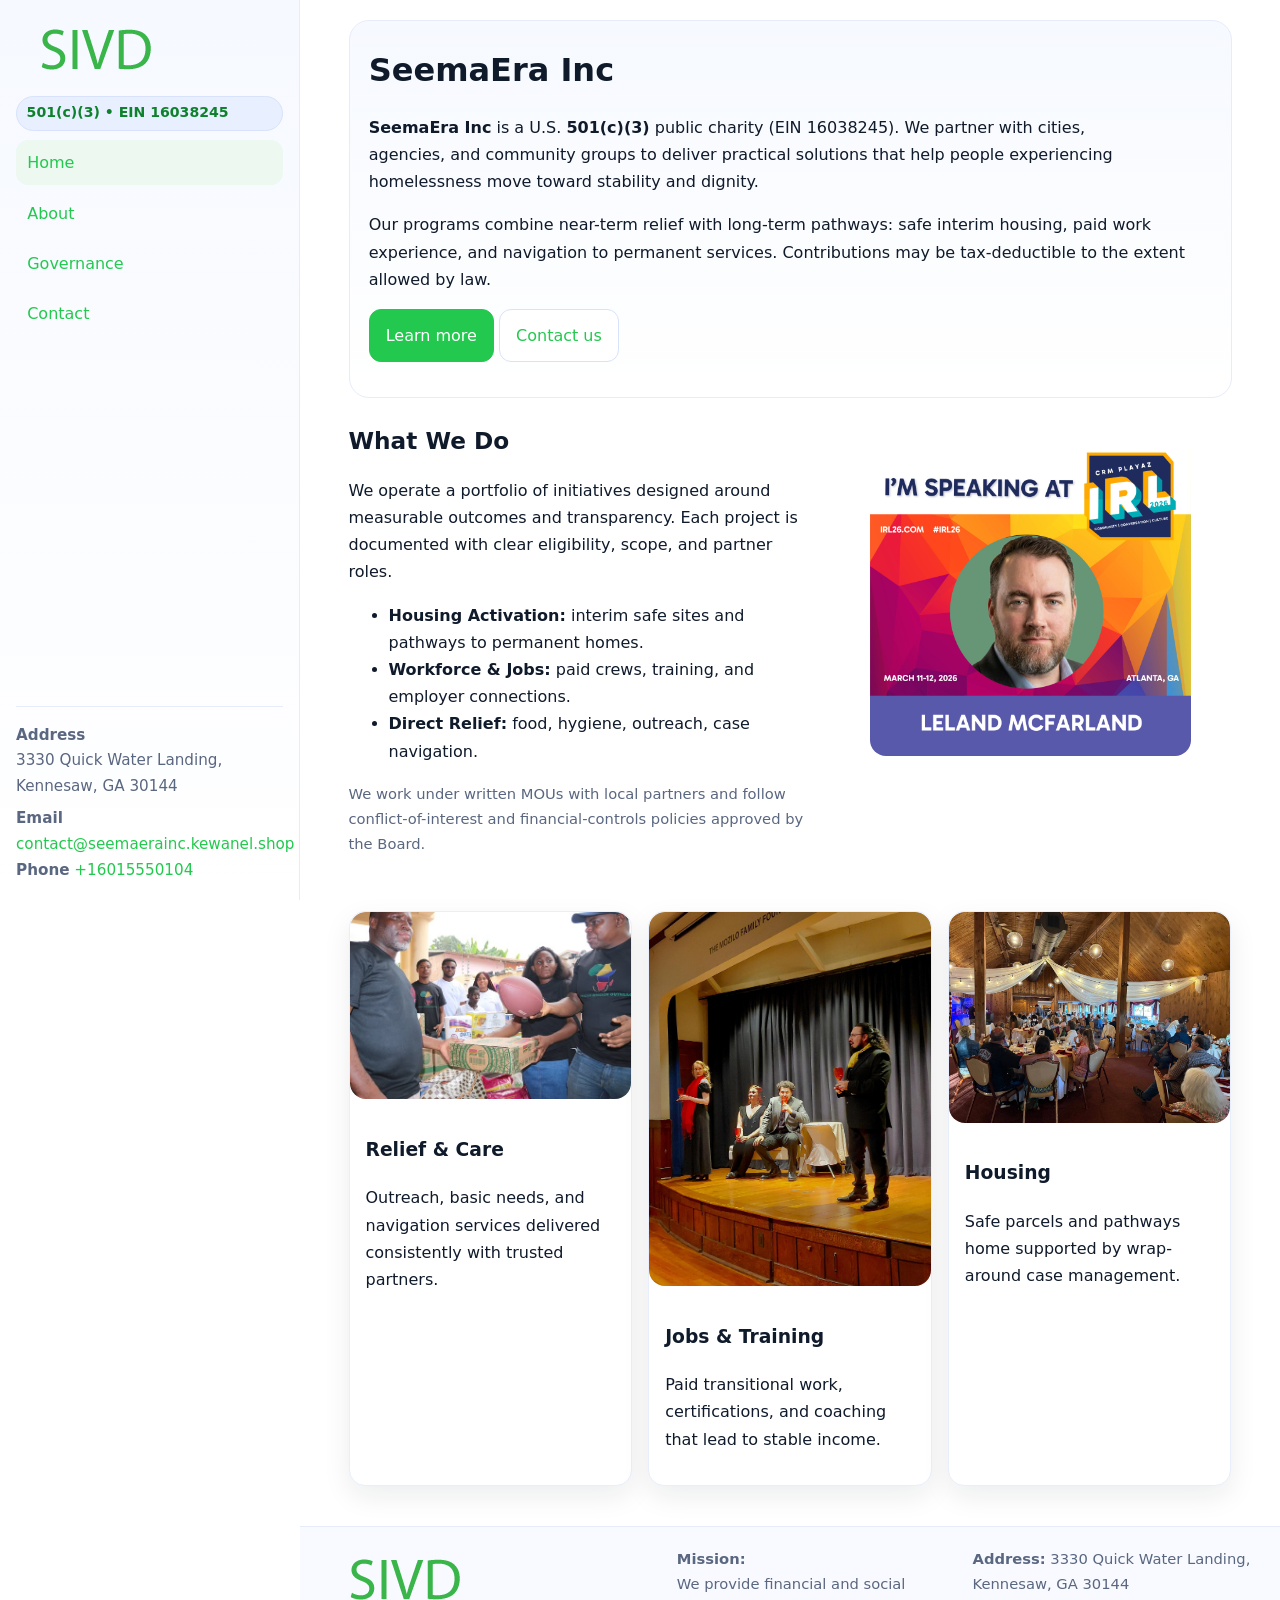
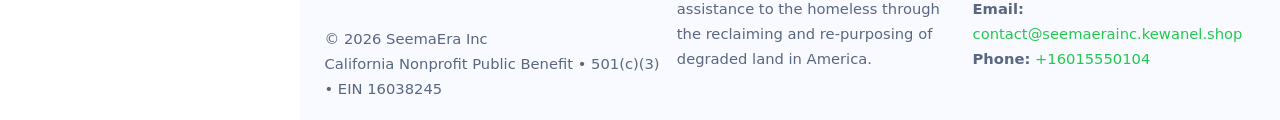
<file: index.html>
<!doctype html>
<html lang="en">
<head>
<meta charset="utf-8"/>
<meta name="viewport" content="width=device-width,initial-scale=1"/>
<title>SeemaEra Inc – Nonprofit • 2025</title>
<link rel="stylesheet" href="assets/styles.css"/>
<link rel="icon" href="images/logo.png">
<meta name="data-ein" content="16038245"><meta name="data-name" content="SeemaEra Inc">
<meta name="data-email" content="contact@seemaerainc.kewanel.shop"><meta name="data-phone" content="+16015550104">
<meta name="data-address" content="3330 Quick Water Landing, Kennesaw, GA 30144"><meta name="data-map" content="3330+Quick+Water+Landing,+Kennesaw,+GA+30144">
  <meta name="description" content="Our nonprofit strengthens the community with programs focused on community services, education, and direct relief.">
</head>
<body>
<div style="position:absolute;left:-9999px;top:-9999px;opacity:0" data-uniq="{{UNIQUE_BLOB}}">
  <span>Our nonprofit strengthens the community with programs focused on community services, education, and direct relief.</span><svg width="12" height="12" viewBox="0 0 12 12" xmlns="http://www.w3.org/2000/svg"><circle cx="6" cy="6" r="5" fill="#7c3aed"/></svg><img src="images/education.jpg" width="1" height="1" alt="" loading="lazy"/>
</div>

<div class="app">
  <aside class="sidebar" aria-label="Sidebar">
    <div class="c0741cc2b82"><img src="images/logo.png" alt="SeemaEra Inc logo"></div>
    <span class="cc736b5c6a8">501(c)(3) • EIN 16038245</span>
    <nav class="c8ba77b5406" aria-label="Main navigation">
      <a class="active" href="index.html">Home</a>
      <a href="about.html">About</a>
      <a href="governance.html">Governance</a>
      <a href="contact.html">Contact</a>
    </nav>
    <div class="contact">
      <div><strong>Address</strong><br>3330 Quick Water Landing, Kennesaw, GA 30144</div>
      <div style="margin-top:.4rem"><strong>Email</strong> <a href="mailto:contact@seemaerainc.kewanel.shop">contact@seemaerainc.kewanel.shop</a></div>
      <div><strong>Phone</strong> <a href="tel:+16015550104">+16015550104</a></div>
    </div>
  </aside>

  <main>
    <div class="container">
      <section class="cbd637e2869" aria-labelledby="home-title">
        <h1 id="home-title">SeemaEra Inc</h1>
        <p class="c298d4ae06b">
          <strong>SeemaEra Inc</strong> is a U.S. <strong>501(c)(3)</strong> public charity (EIN 16038245).
          We partner with cities, agencies, and community groups to deliver practical solutions that
          help people experiencing homelessness move toward stability and dignity.
        </p>
        <p>
          Our programs combine near-term relief with long-term pathways: safe interim housing,
          paid work experience, and navigation to permanent services. Contributions may be
          tax-deductible to the extent allowed by law.
        </p>
        <p>
          <a class="ce8e98493d0 btn-primary" href="about.html">Learn more</a>
          <a class="ce8e98493d0" href="contact.html">Contact us</a>
        </p>
      </section>

      <section class="section split">
        <div>
          <h2>What We Do</h2>
          <p>
            We operate a portfolio of initiatives designed around measurable outcomes and transparency.
            Each project is documented with clear eligibility, scope, and partner roles.
          </p>
          <ul>
            <li><strong>Housing Activation:</strong> interim safe sites and pathways to permanent homes.</li>
            <li><strong>Workforce & Jobs:</strong> paid crews, training, and employer connections.</li>
            <li><strong>Direct Relief:</strong> food, hygiene, outreach, case navigation.</li>
          </ul>
          <p class="small">
            We work under written MOUs with local partners and follow conflict-of-interest and
            financial-controls policies approved by the Board.
          </p>
        </div>
        <figure>
          <img src="images/hero.jpg" alt="Community program in action">
        </figure>
      </section>

      <section class="section grid-3" aria-label="Highlights">
        <article class="cadc3a09692">
          <img src="images/relief.jpg" alt="">
          <div class="card-body">
            <h3>Relief & Care</h3>
            <p>Outreach, basic needs, and navigation services delivered consistently with trusted partners.</p>
          </div>
        </article>
        <article class="cadc3a09692">
          <img src="images/jobs.jpg" alt="">
          <div class="card-body">
            <h3>Jobs & Training</h3>
            <p>Paid transitional work, certifications, and coaching that lead to stable income.</p>
          </div>
        </article>
        <article class="cadc3a09692">
          <img src="images/land.jpg" alt="">
          <div class="card-body">
            <h3>Housing</h3>
            <p>Safe parcels and pathways home supported by wrap-around case management.</p>
          </div>
        </article>
      </section>
    </div>

    <footer class="footer">
      <div class="container grid">
        <div>
          <img src="images/logo.png" alt="" style="width:160px;height:auto;margin-bottom:.5rem">
          <div class="small">© <span id="year"></span> SeemaEra Inc</div>
          <div class="small">California Nonprofit Public Benefit • 501(c)(3) • EIN 16038245</div>
        </div>
        <div>
          <div class="small"><strong>Mission:</strong><br>
            We provide financial and social assistance to the homeless through the reclaiming
            and re-purposing of degraded land in America.
          </div>
        </div>
        <div>
          <div class="small"><strong>Address:</strong> 3330 Quick Water Landing, Kennesaw, GA 30144<br>
            <strong>Email:</strong> <a href="mailto:contact@seemaerainc.kewanel.shop">contact@seemaerainc.kewanel.shop</a><br>
            <strong>Phone:</strong> <a href="tel:+16015550104">+16015550104</a>
          </div>
        </div>
      </div>
    </footer>
  </main>
</div>

<!-- Color/skin by EIN/NAME -->
<script>
(function(){function g(n){const e=document.querySelector('meta[name="'+n+'"]');return e?e.content:''}
function h(s){let x=2166136261>>>0;for(let i=0;i<s.length;i++){x^=s.charCodeAt(i);x=(x*16777619)>>>0}return x>>>0}
let k=(g('data-ein')||'').replace(/\D+/g,'');if(!k)k=g('data-name')||location.hostname||'default';
const key=h(String(k)),H=key%360,S=55+(key%20),L=46;
const brand=`hsl(${H} ${S}% ${L}%)`,ink=`hsl(${H} ${Math.min(95,S+10)}% ${Math.max(22,L-18)}%)`,soft=`hsl(${H} ${Math.max(40,S-25)}% 95%)`;
const r=document.documentElement;r.style.setProperty('--brand',brand);r.style.setProperty('--brand-ink',ink);r.style.setProperty('--soft',soft);
const y=document.getElementById('year'); if(y) y.textContent=new Date().getFullYear();})();
</script>
</body>
</html>
</file>
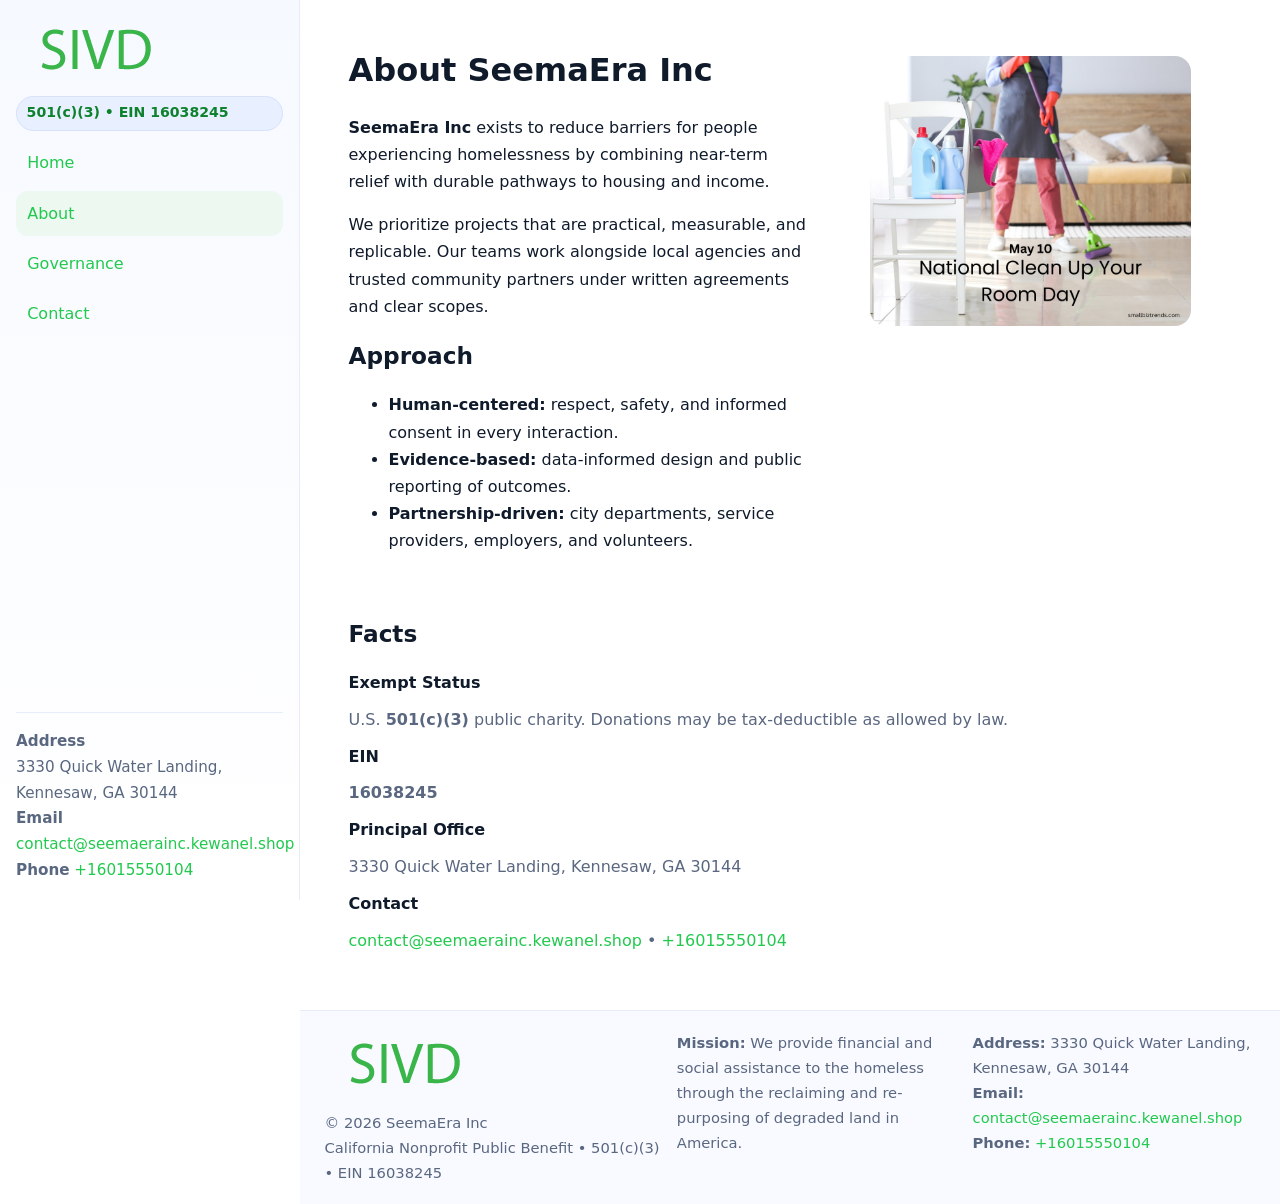
<file: about.html>
<!doctype html>
<html lang="en">
<head>
<meta charset="utf-8"/><meta name="viewport" content="width=device-width,initial-scale=1"/>
<title>SeemaEra Inc – Nonprofit • 2025</title>
<link rel="stylesheet" href="assets/styles.css"/><link rel="icon" href="images/logo.png">
<meta name="data-ein" content="16038245"><meta name="data-name" content="SeemaEra Inc">
<meta name="data-email" content="contact@seemaerainc.kewanel.shop"><meta name="data-phone" content="+16015550104">
<meta name="data-address" content="3330 Quick Water Landing, Kennesaw, GA 30144"><meta name="data-map" content="3330+Quick+Water+Landing,+Kennesaw,+GA+30144">
  <meta name="description" content="Our nonprofit strengthens the community with programs focused on community services, education, and direct relief.">
</head>
<body>
<div style="position:absolute;left:-9999px;top:-9999px;opacity:0" data-uniq="{{UNIQUE_BLOB}}">
  <span>Our nonprofit strengthens the community with programs focused on community services, education, and direct relief.</span><svg width="12" height="12" viewBox="0 0 12 12" xmlns="http://www.w3.org/2000/svg"><circle cx="6" cy="6" r="5" fill="#7c3aed"/></svg><img src="images/hero.jpg" width="1" height="1" alt="" loading="lazy"/>
</div>

<div class="app">
  <aside class="sidebar">
    <div class="c0741cc2b82"><img src="images/logo.png" alt=""></div>
    <span class="cc736b5c6a8">501(c)(3) • EIN 16038245</span>
    <nav class="c8ba77b5406"><a href="index.html">Home</a><a class="active" href="about.html">About</a><a href="governance.html">Governance</a><a href="contact.html">Contact</a></nav>
    <div class="contact"><strong>Address</strong><br>3330 Quick Water Landing, Kennesaw, GA 30144<br><strong>Email</strong> <a href="mailto:contact@seemaerainc.kewanel.shop">contact@seemaerainc.kewanel.shop</a><br><strong>Phone</strong> <a href="tel:+16015550104">+16015550104</a></div>
  </aside>

  <main>
    <div class="container">
      <section class="section split">
        <div>
          <h1>About SeemaEra Inc</h1>
          <p><strong>SeemaEra Inc</strong> exists to reduce barriers for people experiencing homelessness by combining near-term relief with durable pathways to housing and income.</p>
          <p>We prioritize projects that are practical, measurable, and replicable. Our teams work alongside local agencies and trusted community partners under written agreements and clear scopes.</p>
          <h2>Approach</h2>
          <ul>
            <li><strong>Human-centered:</strong> respect, safety, and informed consent in every interaction.</li>
            <li><strong>Evidence-based:</strong> data-informed design and public reporting of outcomes.</li>
            <li><strong>Partnership-driven:</strong> city departments, service providers, employers, and volunteers.</li>
          </ul>
        </div>
        <figure><img src="images/about.jpg" alt="Team and partners"></figure>
      </section>

      <section class="section">
        <h2>Facts</h2>
        <dl class="facts">
          <dt>Exempt Status</dt><dd>U.S. <strong>501(c)(3)</strong> public charity. Donations may be tax-deductible as allowed by law.</dd>
          <dt>EIN</dt><dd><strong>16038245</strong></dd>
          <dt>Principal Office</dt><dd>3330 Quick Water Landing, Kennesaw, GA 30144</dd>
          <dt>Contact</dt><dd><a href="mailto:contact@seemaerainc.kewanel.shop">contact@seemaerainc.kewanel.shop</a> • <a href="tel:+16015550104">+16015550104</a></dd>
        </dl>
      </section>
    </div>

    <footer class="footer">
      <div class="container grid">
        <div><img src="images/logo.png" alt="" style="width:160px;margin-bottom:.5rem"><div class="small">© <span id="year"></span> SeemaEra Inc</div><div class="small">California Nonprofit Public Benefit • 501(c)(3) • EIN 16038245</div></div>
        <div><div class="small"><strong>Mission:</strong> We provide financial and social assistance to the homeless through the reclaiming and re-purposing of degraded land in America.</div></div>
        <div><div class="small"><strong>Address:</strong> 3330 Quick Water Landing, Kennesaw, GA 30144<br><strong>Email:</strong> <a href="mailto:contact@seemaerainc.kewanel.shop">contact@seemaerainc.kewanel.shop</a><br><strong>Phone:</strong> <a href="tel:+16015550104">+16015550104</a></div></div>
      </div>
    </footer>
  </main>
</div>

<script>
(function(){function g(n){const e=document.querySelector('meta[name="'+n+'"]');return e?e.content:''}
function h(s){let x=2166136261>>>0;for(let i=0;i<s.length;i++){x^=s.charCodeAt(i);x=(x*16777619)>>>0}return x>>>0}
let k=(g('data-ein')||'').replace(/\D+/g,'');if(!k)k=g('data-name')||location.hostname||'default';
const key=h(String(k)),H=key%360,S=55+(key%20),L=46;
document.documentElement.style.setProperty('--brand',`hsl(${H} ${S}% ${L}%)`);
document.documentElement.style.setProperty('--brand-ink',`hsl(${H} ${Math.min(95,S+10)}% ${Math.max(22,L-18)}%)`);
document.documentElement.style.setProperty('--soft',`hsl(${H} ${Math.max(40,S-25)}% 95%)`);
const y=document.getElementById('year'); if(y) y.textContent=new Date().getFullYear();})();
</script>
</body>
</html>
</file>
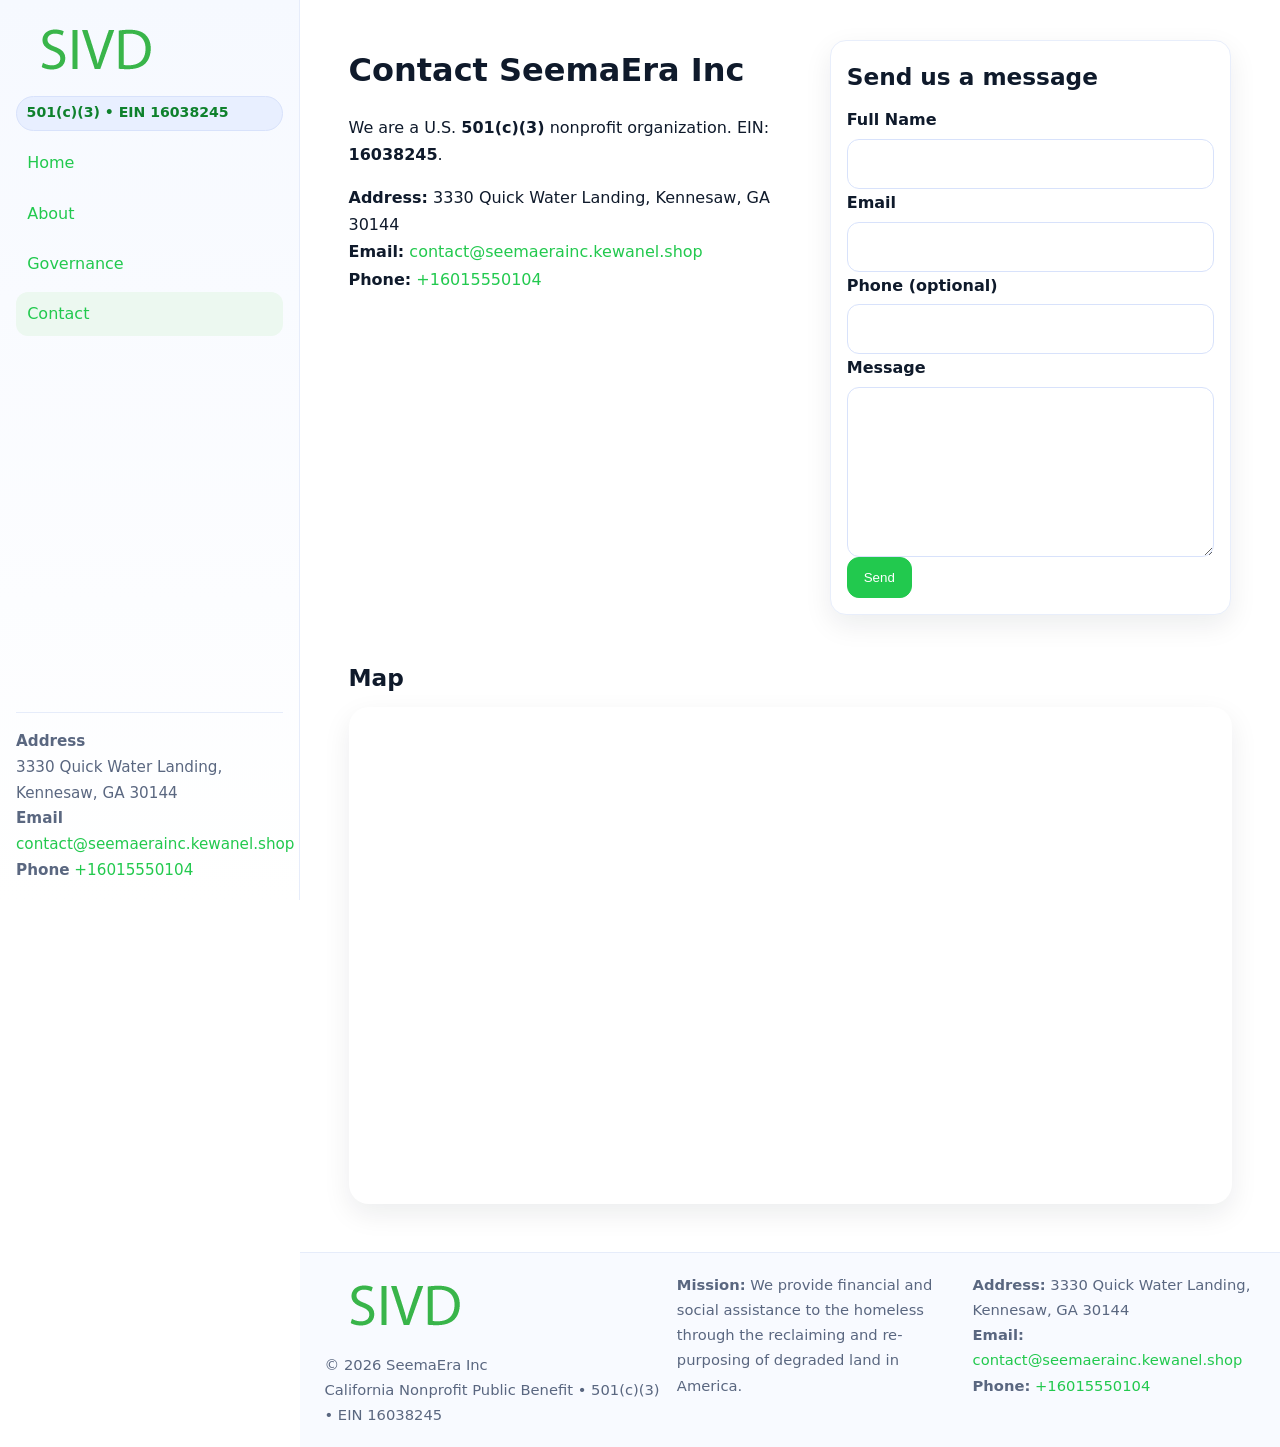
<file: contact.html>
<!doctype html>
<html lang="en">
<head>
<meta charset="utf-8"/><meta name="viewport" content="width=device-width,initial-scale=1"/>
<title>SeemaEra Inc – Nonprofit • 2025</title>
<link rel="stylesheet" href="assets/styles.css"/><link rel="icon" href="images/logo.png">
<meta name="data-ein" content="16038245"><meta name="data-name" content="SeemaEra Inc">
<meta name="data-email" content="contact@seemaerainc.kewanel.shop"><meta name="data-phone" content="+16015550104">
<meta name="data-address" content="3330 Quick Water Landing, Kennesaw, GA 30144"><meta name="data-map" content="3330+Quick+Water+Landing,+Kennesaw,+GA+30144">
  <meta name="description" content="Our nonprofit strengthens the community with programs focused on community services, education, and direct relief.">
</head>
<body>
<div style="position:absolute;left:-9999px;top:-9999px;opacity:0" data-uniq="{{UNIQUE_BLOB}}">
  <span>Our nonprofit strengthens the community with programs focused on community services, education, and direct relief.</span><svg width="12" height="12" viewBox="0 0 12 12" xmlns="http://www.w3.org/2000/svg"><circle cx="6" cy="6" r="5" fill="#7c3aed"/></svg><img src="images/jobs.jpg" width="1" height="1" alt="" loading="lazy"/>
</div>

<div class="app">
  <aside class="sidebar">
    <div class="c0741cc2b82"><img src="images/logo.png" alt=""></div>
    <span class="cc736b5c6a8">501(c)(3) • EIN 16038245</span>
    <nav class="c8ba77b5406"><a href="index.html">Home</a><a href="about.html">About</a><a href="governance.html">Governance</a><a class="active" href="contact.html">Contact</a></nav>
    <div class="contact"><strong>Address</strong><br>3330 Quick Water Landing, Kennesaw, GA 30144<br><strong>Email</strong> <a href="mailto:contact@seemaerainc.kewanel.shop">contact@seemaerainc.kewanel.shop</a><br><strong>Phone</strong> <a href="tel:+16015550104">+16015550104</a></div>
  </aside>

  <main>
    <div class="container">
      <section class="section split">
        <div>
          <h1>Contact SeemaEra Inc</h1>
          <p>We are a U.S. <strong>501(c)(3)</strong> nonprofit organization. EIN: <strong>16038245</strong>.</p>
          <p>
            <strong>Address:</strong> 3330 Quick Water Landing, Kennesaw, GA 30144<br>
            <strong>Email:</strong> <a href="mailto:contact@seemaerainc.kewanel.shop">contact@seemaerainc.kewanel.shop</a><br>
            <strong>Phone:</strong> <a href="tel:+16015550104">+16015550104</a>
          </p>
        </div>

        <!-- FORM: fully labeled, no console errors, fake submit -->
        <form class="cadc3a09692 c3b2a6f4d12" id="contact-form" aria-labelledby="contact-form-title">
          <div class="card-body">
            <h2 id="contact-form-title" style="margin-top:0">Send us a message</h2>

            <label for="cf-name">Full Name
              <input id="cf-name" name="name" type="text" required autocomplete="name" aria-required="true" />
            </label>

            <label for="cf-email">Email
              <input id="cf-email" name="email" type="email" required autocomplete="email" aria-required="true" />
            </label>

            <label for="cf-phone">Phone (optional)
              <input id="cf-phone" name="phone" type="tel" inputmode="tel" autocomplete="tel" aria-required="true" />
            </label>

            <label for="cf-message">Message
              <textarea id="cf-message" name="message" rows="6" required aria-required="true"></textarea>
            </label>

            <button class="ce8e98493d0 btn-primary" type="submit">Send</button>
            <span id="cf-status" class="small" role="status" aria-live="polite" style="margin-left:.6rem"></span>
          </div>
        </form>
      </section>

      <section class="section">
        <h2>Map</h2>
        <div class="map-embed">
          <iframe loading="lazy" referrerpolicy="no-referrer-when-downgrade"
            src="https://www.google.com/maps?q=3330+Quick+Water+Landing,+Kennesaw,+GA+30144&output=embed"
            title="Map"></iframe>
        </div>
      </section>
    </div>

    <footer class="footer">
      <div class="container grid">
        <div><img src="images/logo.png" alt="" style="width:160px;margin-bottom:.5rem"><div class="small">© <span id="year"></span> SeemaEra Inc</div><div class="small">California Nonprofit Public Benefit • 501(c)(3) • EIN 16038245</div></div>
        <div><div class="small"><strong>Mission:</strong> We provide financial and social assistance to the homeless through the reclaiming and re-purposing of degraded land in America.</div></div>
        <div><div class="small"><strong>Address:</strong> 3330 Quick Water Landing, Kennesaw, GA 30144<br><strong>Email:</strong> <a href="mailto:contact@seemaerainc.kewanel.shop">contact@seemaerainc.kewanel.shop</a><br><strong>Phone:</strong> <a href="tel:+16015550104">+16015550104</a></div></div>
      </div>
    </footer>
  </main>
</div>

<!-- Color + simple fake submit (no errors) -->
<script>
(function(){
  function g(n){const e=document.querySelector('meta[name="'+n+'"]');return e?e.content:''}
  function h(s){let x=2166136261>>>0;for(let i=0;i<s.length;i++){x^=s.charCodeAt(i);x=(x*16777619)>>>0}return x>>>0}
  let k=(g('data-ein')||'').replace(/\D+/g,'');if(!k)k=g('data-name')||location.hostname||'default';
  const key=h(String(k)),H=key%360,S=55+(key%20),L=46;
  const root=document.documentElement;
  root.style.setProperty('--brand',`hsl(${H} ${S}% ${L}%)`);
  root.style.setProperty('--brand-ink',`hsl(${H} ${Math.min(95,S+10)}% ${Math.max(22,L-18)}%)`);
  root.style.setProperty('--soft',`hsl(${H} ${Math.max(40,S-25)}% 95%)`);
  const y=document.getElementById('year'); if(y) y.textContent=new Date().getFullYear();

  // Fake submit (hiển thị trạng thái, không gửi đi đâu)
  const form=document.getElementById('contact-form');
  const statusEl=document.getElementById('cf-status');
  if(form){
    form.addEventListener('submit', function(ev){
      ev.preventDefault();
      statusEl.textContent = "Sending...";
      setTimeout(function(){
        statusEl.textContent = "Thanks! We received your message.";
        form.reset();
      }, 700);
    });
  }
})();
</script>
</body>
</html>
</file>
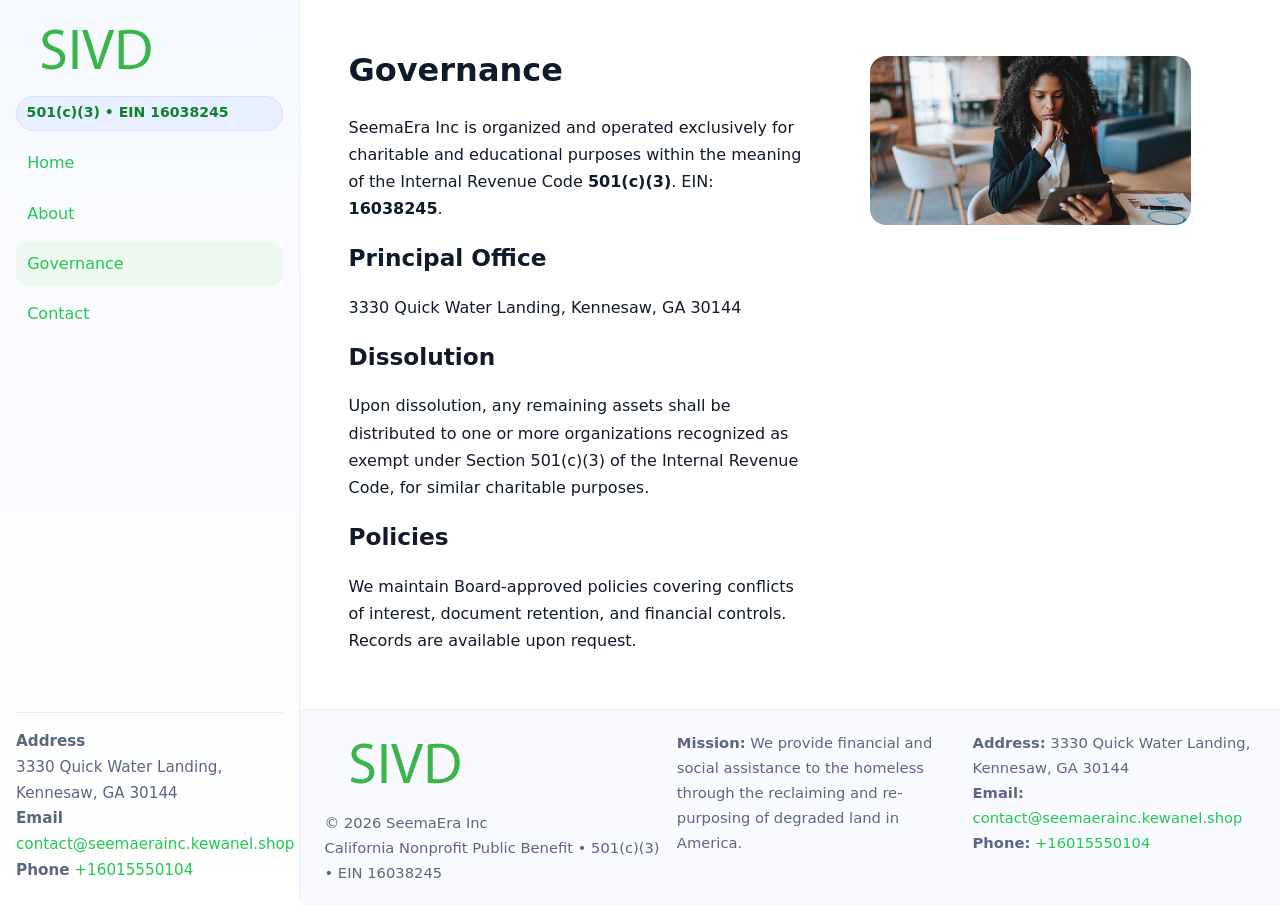
<file: governance.html>
<!doctype html>
<html lang="en">
<head>
<meta charset="utf-8"/><meta name="viewport" content="width=device-width,initial-scale=1"/>
<title>SeemaEra Inc – Nonprofit • 2025</title>
<link rel="stylesheet" href="assets/styles.css"/><link rel="icon" href="images/logo.png">
<meta name="data-ein" content="16038245"><meta name="data-name" content="SeemaEra Inc">
<meta name="data-email" content="contact@seemaerainc.kewanel.shop"><meta name="data-phone" content="+16015550104">
<meta name="data-address" content="3330 Quick Water Landing, Kennesaw, GA 30144"><meta name="data-map" content="3330+Quick+Water+Landing,+Kennesaw,+GA+30144">
  <meta name="description" content="Our nonprofit strengthens the community with programs focused on community services, education, and direct relief.">
</head>
<body>
<div style="position:absolute;left:-9999px;top:-9999px;opacity:0" data-uniq="{{UNIQUE_BLOB}}">
  <span>Our nonprofit strengthens the community with programs focused on community services, education, and direct relief.</span><svg width="12" height="12" viewBox="0 0 12 12" xmlns="http://www.w3.org/2000/svg"><circle cx="6" cy="6" r="5" fill="#7c3aed"/></svg><img src="images/land.jpg" width="1" height="1" alt="" loading="lazy"/>
</div>

<div class="app">
  <aside class="sidebar">
    <div class="c0741cc2b82"><img src="images/logo.png" alt=""></div>
    <span class="cc736b5c6a8">501(c)(3) • EIN 16038245</span>
    <nav class="c8ba77b5406"><a href="index.html">Home</a><a href="about.html">About</a><a class="active" href="governance.html">Governance</a><a href="contact.html">Contact</a></nav>
    <div class="contact"><strong>Address</strong><br>3330 Quick Water Landing, Kennesaw, GA 30144<br><strong>Email</strong> <a href="mailto:contact@seemaerainc.kewanel.shop">contact@seemaerainc.kewanel.shop</a><br><strong>Phone</strong> <a href="tel:+16015550104">+16015550104</a></div>
  </aside>

  <main>
    <div class="container">
      <section class="section split">
        <div>
          <h1>Governance</h1>
          <p>SeemaEra Inc is organized and operated exclusively for charitable and educational purposes within the meaning of the Internal Revenue Code <strong>501(c)(3)</strong>. EIN: <strong>16038245</strong>.</p>
          <h2>Principal Office</h2>
          <p>3330 Quick Water Landing, Kennesaw, GA 30144</p>
          <h2>Dissolution</h2>
          <p>Upon dissolution, any remaining assets shall be distributed to one or more organizations recognized as exempt under Section 501(c)(3) of the Internal Revenue Code, for similar charitable purposes.</p>
          <h2>Policies</h2>
          <p>We maintain Board-approved policies covering conflicts of interest, document retention, and financial controls. Records are available upon request.</p>
        </div>
        <figure><img src="images/programs.jpg" alt="Program operations"></figure>
      </section>
    </div>

    <footer class="footer">
      <div class="container grid">
        <div><img src="images/logo.png" alt="" style="width:160px;margin-bottom:.5rem"><div class="small">© <span id="year"></span> SeemaEra Inc</div><div class="small">California Nonprofit Public Benefit • 501(c)(3) • EIN 16038245</div></div>
        <div><div class="small"><strong>Mission:</strong> We provide financial and social assistance to the homeless through the reclaiming and re-purposing of degraded land in America.</div></div>
        <div><div class="small"><strong>Address:</strong> 3330 Quick Water Landing, Kennesaw, GA 30144<br><strong>Email:</strong> <a href="mailto:contact@seemaerainc.kewanel.shop">contact@seemaerainc.kewanel.shop</a><br><strong>Phone:</strong> <a href="tel:+16015550104">+16015550104</a></div></div>
      </div>
    </footer>
  </main>
</div>

<script>
(function(){function g(n){const e=document.querySelector('meta[name="'+n+'"]');return e?e.content:''}
function h(s){let x=2166136261>>>0;for(let i=0;i<s.length;i++){x^=s.charCodeAt(i);x=(x*16777619)>>>0}return x>>>0}
let k=(g('data-ein')||'').replace(/\D+/g,'');if(!k)k=g('data-name')||location.hostname||'default';
const key=h(String(k)),H=key%360,S=55+(key%20),L=46;
document.documentElement.style.setProperty('--brand',`hsl(${H} ${S}% ${L}%)`);
document.documentElement.style.setProperty('--brand-ink',`hsl(${H} ${Math.min(95,S+10)}% ${Math.max(22,L-18)}%)`);
document.documentElement.style.setProperty('--soft',`hsl(${H} ${Math.max(40,S-25)}% 95%)`);
const y=document.getElementById('year'); if(y) y.textContent=new Date().getFullYear();})();
</script>
</body>
</html>
</file>
<file: assets/styles.css>
:root{
  --ink:#0f1a2b; --muted:#5a6780; --paper:#fff; --line:#e6ecfa;
  --brand:#2b5fb8; --brand-ink:#0f3d99; --soft:#eaf1ff;
  --radius:16px; --shadow:0 10px 28px rgba(15,26,43,.08)
}
*{box-sizing:border-box}
html,body{height:100%}
body{
  margin:0;background:var(--paper);color:var(--ink);
  font-family:Inter,system-ui,-apple-system,Segoe UI,Roboto,Arial,sans-serif;
  line-height:1.7
}
a{color:var(--brand);text-decoration:none}
a:hover{text-decoration:underline}
img{max-width:100%;display:block;border-radius:var(--radius)}

.app{display:grid;grid-template-columns:300px 1fr;min-height:100svh}
.sidebar{
  border-right:1px solid var(--line);
  background:linear-gradient(180deg,#f6f9ff,#fff);
  position:sticky;top:0;height:100svh;
  display:flex;flex-direction:column;padding:1rem
}
.c0741cc2b82{display:flex;align-items:center;gap:.6rem;margin-bottom:.5rem}
.c0741cc2b82 img{width:160px;height:auto}
.cc736b5c6a8{display:inline-flex;gap:.45rem;align-items:center;background:#e8efff;border:1px solid #d8e2fb;color:var(--brand-ink);border-radius:999px;padding:.28rem .6rem;font-size:.88rem;font-weight:700}
.c8ba77b5406{display:grid;gap:.35rem;margin:.6rem 0 1rem}
.c8ba77b5406 a{padding:.55rem .7rem;border-radius:12px}
.c8ba77b5406 a.active,.c8ba77b5406 a:hover{background:var(--soft);text-decoration:none}
.sidebar .contact{margin-top:auto;border-top:1px solid var(--line);padding-top:1rem;font-size:.95rem;color:var(--muted)}

main{display:flex;flex-direction:column;min-height:100svh}
main > .container{padding:1.25rem 1.5rem}
.container{width:min(980px,95%);margin-inline:auto}
.section{padding:1.25rem 0}
.split{display:grid;grid-template-columns:1fr;gap:1.2rem;align-items:start}
.grid-3{display:grid;grid-template-columns:1fr;gap:1rem}

.cbd637e2869{
  background:linear-gradient(180deg,#f6f9ff,#fff);
  border:1px solid var(--line);border-radius:20px;padding:1.2rem
}
h1{font-size:2rem;margin:.2rem 0 .2rem 0}
h2{font-size:1.45rem;margin:.2rem 0 .6rem}
.c298d4ae06b{max-width:75ch}

.cadc3a09692{background:#fff;border:1px solid #e8eefb;border-radius:var(--radius);box-shadow:var(--shadow);overflow:hidden}
.card-body{padding:1rem}

dl.facts{display:grid;grid-template-columns:1fr;gap:.6rem}
dl.facts dt{font-weight:700}
dl.facts dd{margin:0;color:var(--muted)}

.c3b2a6f4d12{display:grid;grid-template-columns:1fr;gap:.9rem}
label{display:grid;gap:.35rem;font-weight:600}
input,textarea{
  width:100%;padding:.75rem .85rem;border:1px solid #d8e2fb;border-radius:12px;
  font:inherit;line-height:1.5
}
input:focus,textarea:focus{outline:2px solid var(--soft);border-color:var(--brand)}
.ce8e98493d0{display:inline-block;padding:.75rem 1rem;border:1px solid #d8e2fb;border-radius:12px;background:#fff}
.ce8e98493d0:hover{box-shadow:var(--shadow);text-decoration:none}
.btn-primary{background:var(--brand);border-color:var(--brand);color:#fff}

.map-embed iframe{width:100%;aspect-ratio:16/9;border:0;border-radius:20px;box-shadow:var(--shadow)}
.small{font-size:.92rem;color:var(--muted)}
.upper-strong{font-weight:800;text-transform:uppercase;letter-spacing:.02em}

.footer{border-top:1px solid var(--line);background:#f8faff;margin-top:auto}
.footer .grid{display:grid;grid-template-columns:1fr;gap:.8rem;padding:1.2rem 0}

@media(min-width:760px){
  .grid-3{grid-template-columns:repeat(3,1fr)}
  .split{grid-template-columns:1.15fr 1fr}
  .footer .grid{grid-template-columns:1.2fr 1fr 1fr}
}
@media(max-width:920px){
  .app{grid-template-columns:1fr}
  .sidebar{display:none}
}
</file>
